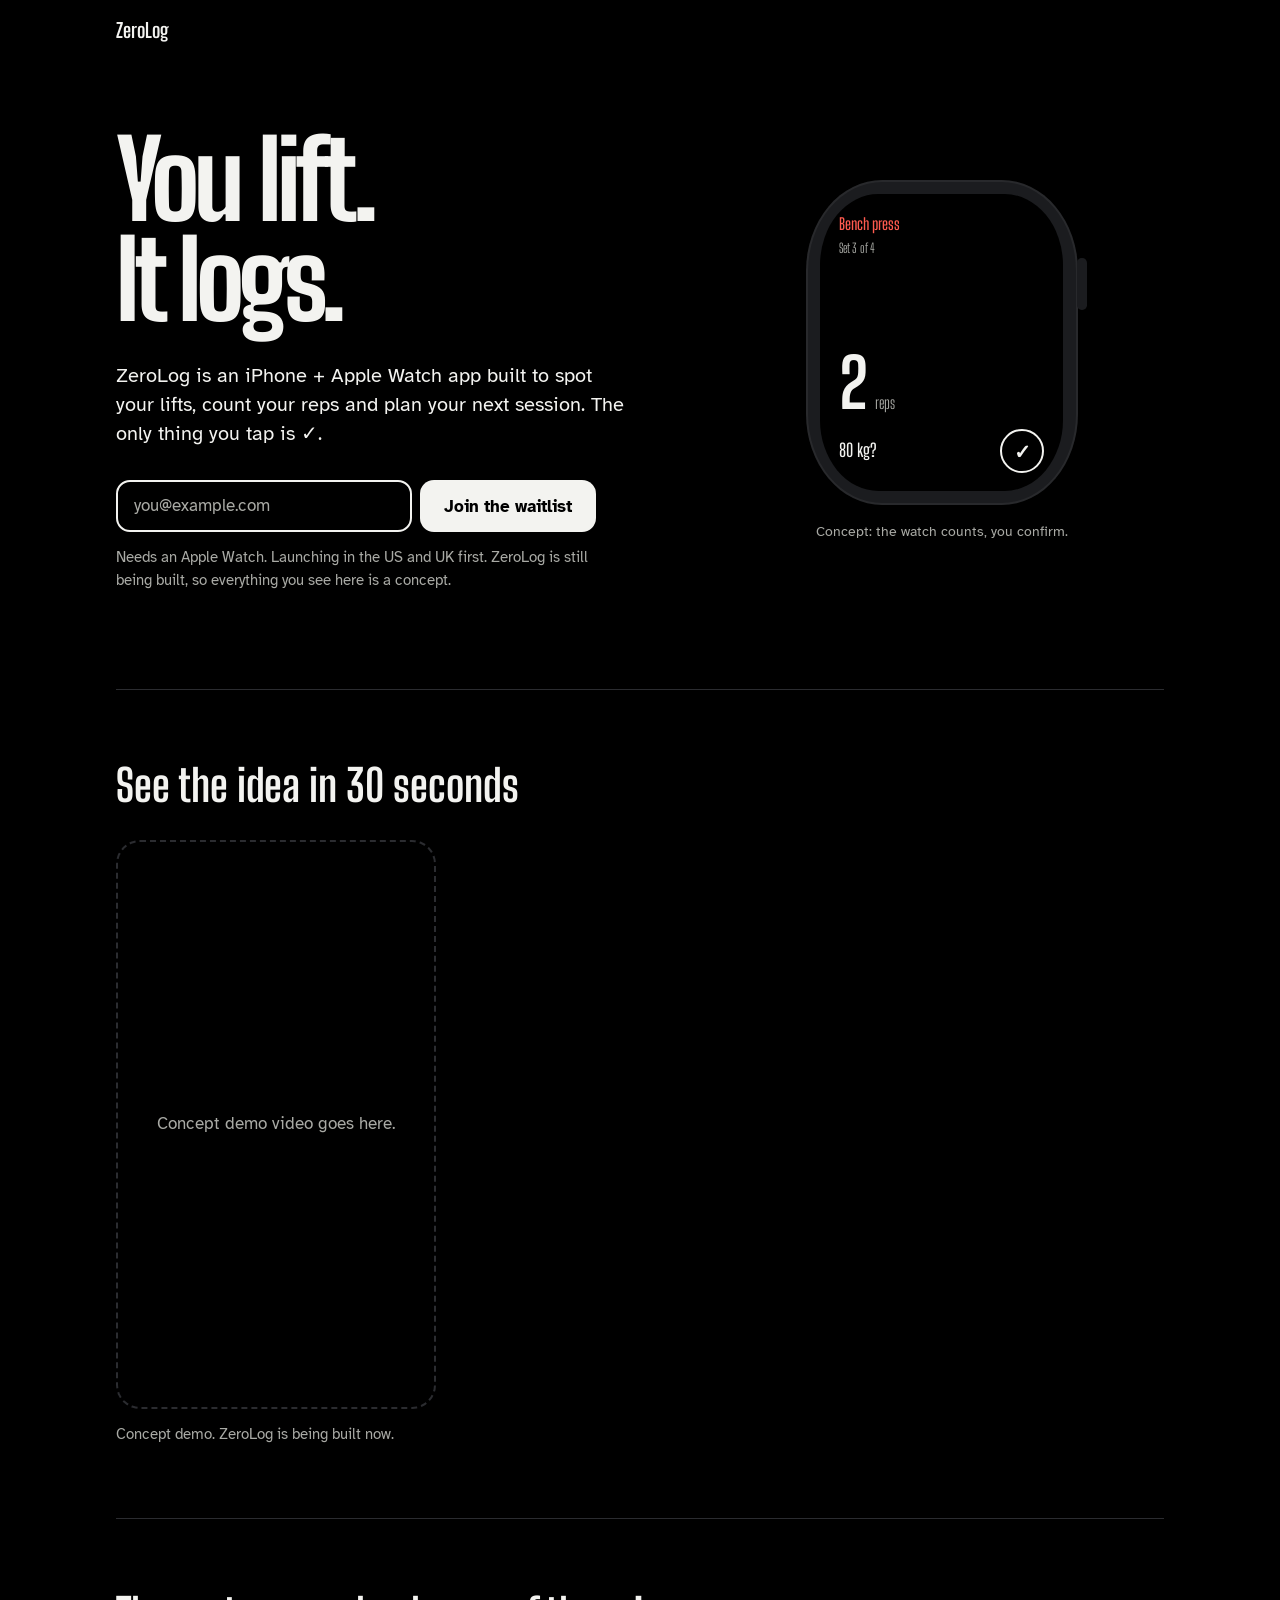
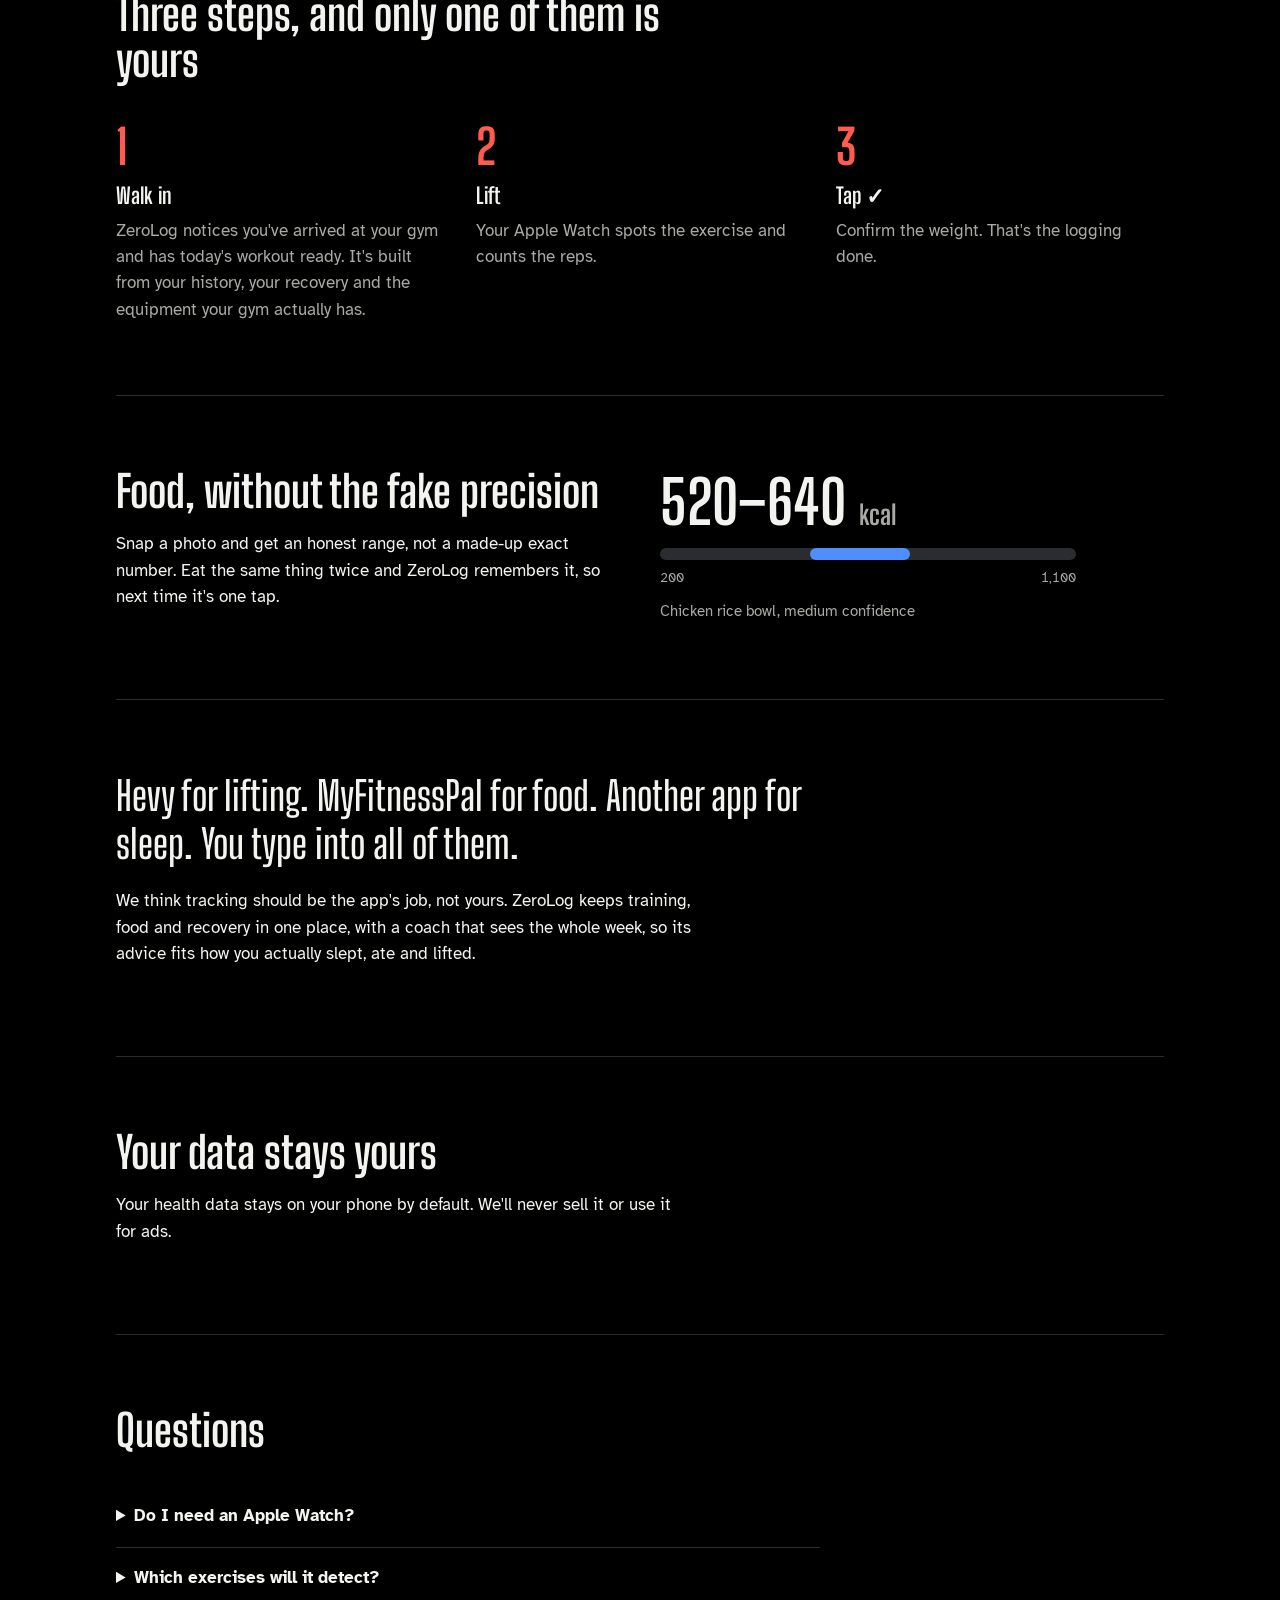
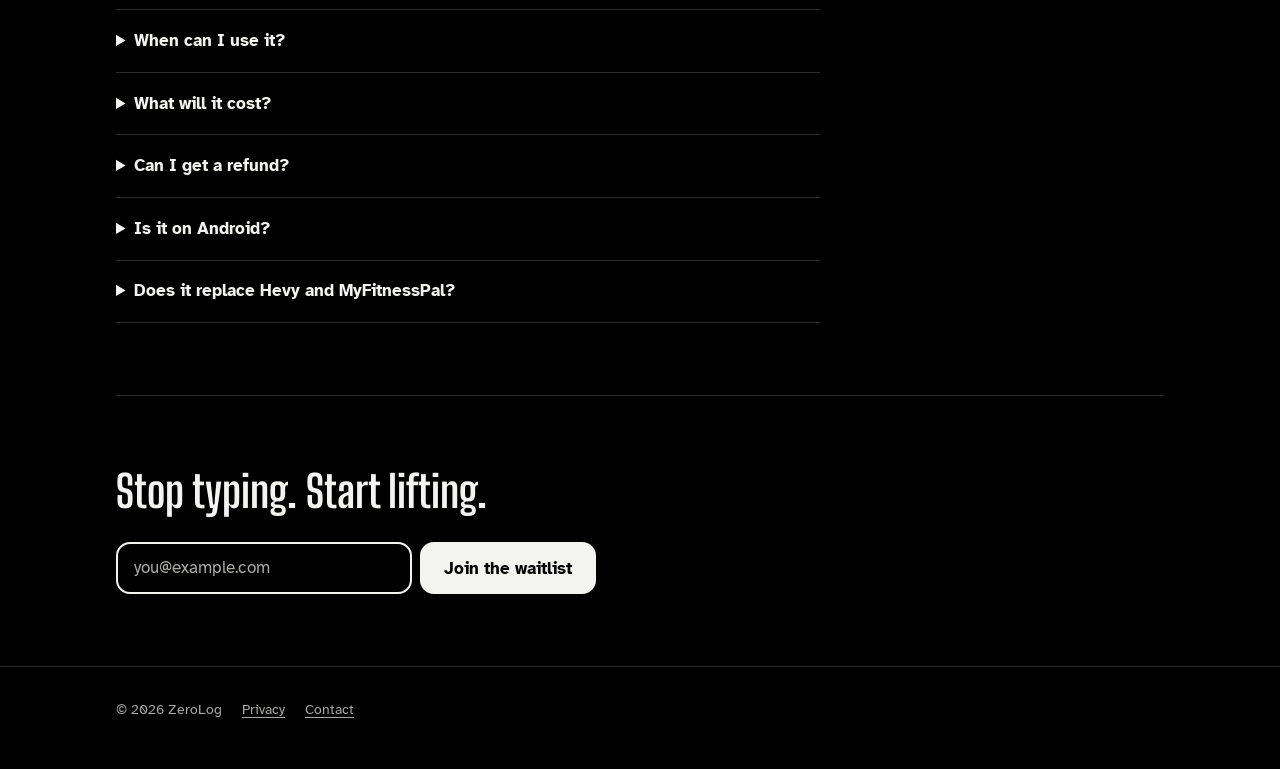
<file: phase0/site/index.html>
<!doctype html>
<html lang="en">
<head>
  <meta charset="utf-8">
  <meta name="viewport" content="width=device-width, initial-scale=1">
  <title>ZeroLog: you lift, it logs</title>
  <meta name="description" content="An iPhone + Apple Watch app built to spot your lifts, count your reps and plan your next session. Join the waitlist.">
  <link rel="icon" href="data:image/svg+xml,%3Csvg xmlns=%22http://www.w3.org/2000/svg%22 viewBox=%220 0 32 32%22%3E%3Crect width=%2232%22 height=%2232%22 rx=%228%22 fill=%22%23000000%22/%3E%3Cpath d=%22M9 16.5l4.5 4.5L23 11.5%22 stroke=%22white%22 stroke-width=%223.5%22 fill=%22none%22 stroke-linecap=%22round%22 stroke-linejoin=%22round%22/%3E%3C/svg%3E">
  <link rel="preconnect" href="https://fonts.googleapis.com">
  <link rel="preconnect" href="https://fonts.gstatic.com" crossorigin>
  <link rel="stylesheet" href="https://fonts.googleapis.com/css2?family=Atkinson+Hyperlegible:wght@400;700&family=Big+Shoulders+Display:wght@800&display=swap">
  <link rel="stylesheet" href="styles.css">
</head>
<body>

<header class="site-header">
  <div class="wrap">
    <a class="logo" href="/">ZeroLog</a>
  </div>
</header>

<main>
  <div class="wrap">

    <!-- Hero -->
    <section class="hero">
      <div>
        <h1>You lift.<br>It logs.</h1>
        <p class="lede">ZeroLog is an iPhone + Apple Watch app built to spot your lifts, count your reps and plan your next session. The only thing you tap is ✓.</p>

        <form class="waitlist" data-waitlist>
          <label for="email-top">Email address</label>
          <input id="email-top" name="email" type="email" autocomplete="email" placeholder="you@example.com" required>
          <button class="button" type="submit">Join the waitlist</button>
        </form>
        <p class="fine">Needs an Apple Watch. Launching in the US and UK first. ZeroLog is still being built, so everything you see here is a concept.</p>
      </div>

      <div class="watch-stage">
        <!-- Starts in its finished state so it still makes sense without JavaScript. -->
        <div class="watch done" aria-hidden="true">
          <div class="screen">
            <p class="w-ex">Bench press</p>
            <p class="w-set">Set 3 of 4</p>
            <p class="w-reps"><span class="w-count" id="rep-count">8</span><span class="w-unit">reps</span></p>
            <div class="w-confirm">
              <p class="w-weight"><span class="w-ask">80 kg?</span><span class="w-logged">Logged</span></p>
              <span class="w-tap">✓</span>
            </div>
          </div>
        </div>
        <p class="watch-caption">Concept: the watch counts, you confirm.</p>
      </div>
    </section>

    <!-- Concept video (add the file before launch, see README.md) -->
    <section class="section" aria-labelledby="demo-title">
      <h2 id="demo-title">See the idea in 30 seconds</h2>
      <div class="video-frame">
        <p>Concept demo video goes here.</p>
      </div>
      <p class="fine">Concept demo. ZeroLog is being built now.</p>
    </section>

    <!-- How it works -->
    <section class="section" aria-labelledby="how-title">
      <h2 id="how-title">Three steps, and only one of them is yours</h2>
      <ol class="steps">
        <li>
          <h3>Walk in</h3>
          <p>ZeroLog notices you've arrived at your gym and has today's workout ready. It's built from your history, your recovery and the equipment your gym actually has.</p>
        </li>
        <li>
          <h3>Lift</h3>
          <p>Your Apple Watch spots the exercise and counts the reps.</p>
        </li>
        <li>
          <h3>Tap ✓</h3>
          <p>Confirm the weight. That's the logging done.</p>
        </li>
      </ol>
    </section>

    <!-- Food -->
    <section class="section" aria-labelledby="food-title">
      <div class="split">
        <div>
          <h2 id="food-title">Food, without the fake precision</h2>
          <p>Snap a photo and get an honest range, not a made-up exact number. Eat the same thing twice and ZeroLog remembers it, so next time it's one tap.</p>
        </div>
        <div class="range" role="img" aria-label="Example estimate: 520 to 640 kilocalories, medium confidence">
          <p class="range-figure">520–640 <span>kcal</span></p>
          <div class="range-track"><div class="range-band"></div></div>
          <div class="range-scale"><span>200</span><span>1,100</span></div>
          <p class="range-note">Chicken rice bowl, medium confidence</p>
        </div>
      </div>
    </section>

    <!-- Why (also carries the coach) -->
    <section class="section" aria-labelledby="why-title">
      <h2 id="why-title" class="statement">Hevy for lifting. MyFitnessPal for food. Another app for sleep. You type into all of them.</h2>
      <p>We think tracking should be the app's job, not yours. ZeroLog keeps training, food and recovery in one place, with a coach that sees the whole week, so its advice fits how you actually slept, ate and lifted.</p>
    </section>

    <!-- Data -->
    <section class="section" aria-labelledby="data-title">
      <h2 id="data-title">Your data stays yours</h2>
      <p>Your health data stays on your phone by default. We'll never sell it or use it for ads.</p>
    </section>

    <!-- FAQ -->
    <section class="section" aria-labelledby="faq-title">
      <h2 id="faq-title">Questions</h2>
      <div class="faq">
        <details>
          <summary>Do I need an Apple Watch?</summary>
          <p>Yes. Automatic rep counting needs the watch on your wrist.</p>
        </details>
        <details>
          <summary>Which exercises will it detect?</summary>
          <p>We're starting with the most common lifts, like bench press, overhead press, rows, curls and pulldowns, and adding more as accuracy improves. You can always confirm or fix a set with one tap.</p>
        </details>
        <details>
          <summary>When can I use it?</summary>
          <p>Founding members get the beta first, planned for summer 2027.</p>
        </details>
        <details>
          <summary>What will it cost?</summary>
          <p>The planned launch price is $59.99 a year, with a monthly option. Founding members pay $49.99 for their first year.</p>
        </details>
        <details>
          <summary>Can I get a refund?</summary>
          <p>Yes. Full refund any time before launch. One email, no questions.</p>
        </details>
        <details>
          <summary>Is it on Android?</summary>
          <p>Not yet. iPhone and Apple Watch come first.</p>
        </details>
        <details>
          <summary>Does it replace Hevy and MyFitnessPal?</summary>
          <p>That's the goal.</p>
        </details>
      </div>
    </section>

    <!-- Closing call to action -->
    <section class="section closing" aria-labelledby="closing-title">
      <h2 id="closing-title">Stop typing. Start lifting.</h2>
      <form class="waitlist" data-waitlist>
        <label for="email-bottom">Email address</label>
        <input id="email-bottom" name="email" type="email" autocomplete="email" placeholder="you@example.com" required>
        <button class="button" type="submit">Join the waitlist</button>
      </form>
    </section>

  </div>
</main>

<footer class="site-footer">
  <div class="wrap">
    <nav>
      <span>© 2026 ZeroLog</span>
      <a href="privacy.html">Privacy</a>
      <a href="mailto:hello@getzerolog.com">Contact</a>
    </nav>
  </div>
</footer>

<script>
  // Waitlist form: LOCAL PREVIEW ONLY. It does not save emails anywhere.
  // On launch day this is replaced with the Kit form (see README.md).
  document.querySelectorAll("form[data-waitlist]").forEach(function (form) {
    form.addEventListener("submit", function (event) {
      event.preventDefault();
      window.location.href = "thanks.html";
    });
  });

  // Watch animation: counts 1 to 8 reps once, then shows the tick.
  // Skipped for people who have reduced motion turned on.
  (function () {
    var watch = document.querySelector(".watch");
    var count = document.getElementById("rep-count");
    if (window.matchMedia("(prefers-reduced-motion: reduce)").matches) return;

    watch.classList.remove("done");
    count.textContent = "0";
    var reps = 0;
    function nextRep() {
      reps += 1;
      count.textContent = String(reps);
      if (reps < 8) setTimeout(nextRep, 600);
      else setTimeout(function () { watch.classList.add("done"); }, 700);
    }
    setTimeout(nextRep, 900);
  })();
</script>

</body>
</html>
</file>
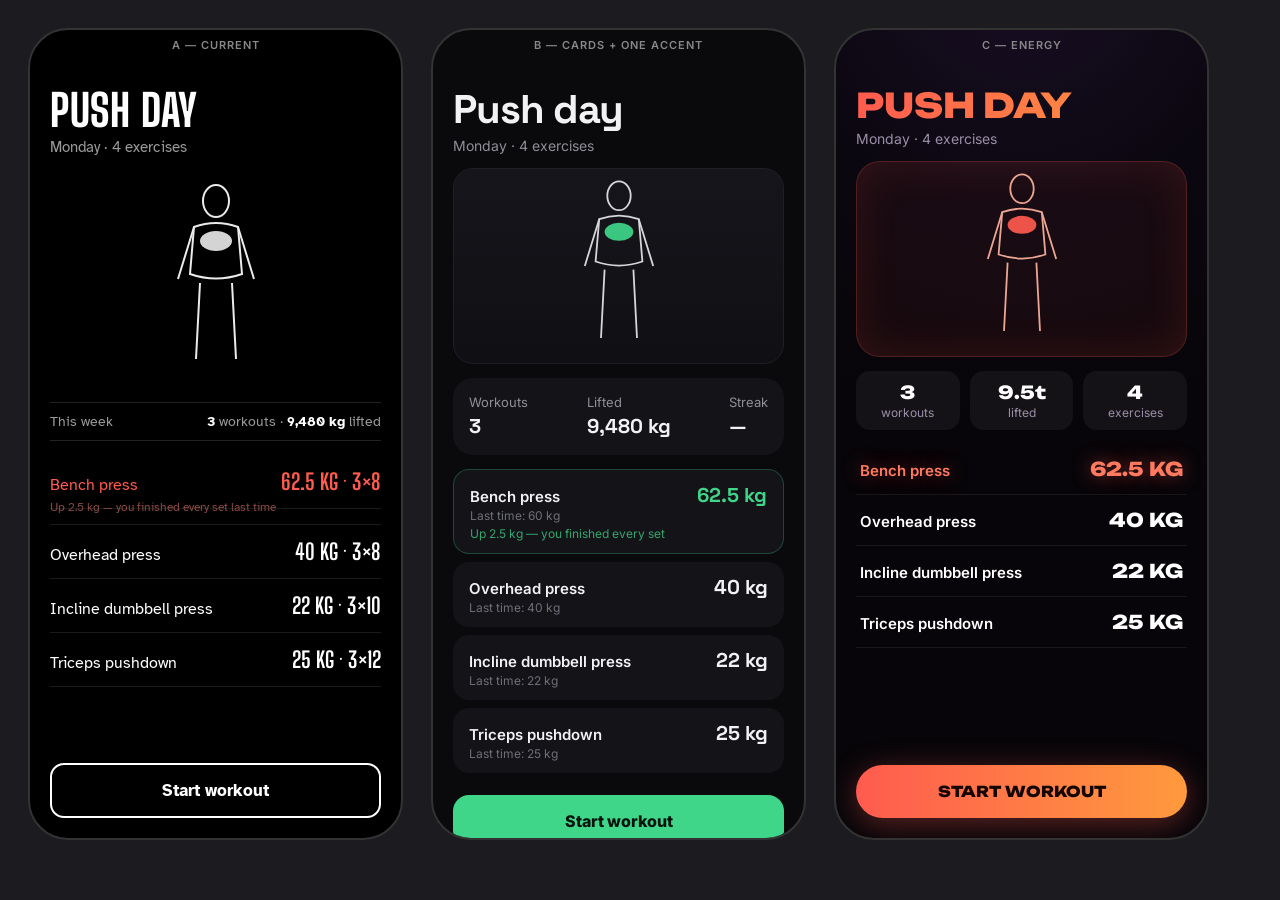
<file: docs/design/directions.html>
<!DOCTYPE html>
<html><head><meta charset="utf-8">
<link href="https://fonts.googleapis.com/css2?family=Big+Shoulders+Display:wght@700;800&family=Atkinson+Hyperlegible:wght@400;700&family=Space+Grotesk:wght@500;700&family=Inter:wght@400;600;800&family=Unbounded:wght@600;800&display=swap" rel="stylesheet">
<style>
* { margin:0; padding:0; box-sizing:border-box; }
body { background:#1c1c20; display:flex; gap:28px; padding:28px; font-family:Inter,sans-serif; }
.phone { width:375px; height:812px; border-radius:40px; overflow:hidden; flex-shrink:0; position:relative; border:2px solid #333; }
.tag { position:absolute; top:8px; left:0; right:0; text-align:center; color:#888; font:600 11px Inter; letter-spacing:1px; z-index:9;}
.scr { height:100%; padding:54px 20px 20px; display:flex; flex-direction:column; gap:14px; }

/* ===== A: current ===== */
.a { background:#000; color:#fff; }
.a .day { font:800 44px "Big Shoulders Display"; letter-spacing:.5px; }
.a .sub { font:400 15px "Atkinson Hyperlegible"; color:#9a9a9a; margin-top:2px;}
.a .hero { height:218px; display:flex; align-items:center; justify-content:center; }
.a .week { font:400 14px "Atkinson Hyperlegible"; color:#9a9a9a; border-top:1px solid #222; border-bottom:1px solid #222; padding:10px 0; display:flex; justify-content:space-between;}
.a .week b { color:#fff; font-weight:700;}
.a .rows { display:flex; flex-direction:column; }
.a .row { display:flex; justify-content:space-between; align-items:baseline; padding:13px 0; border-bottom:1px solid #1a1a1a;}
.a .nm { font:400 16px "Atkinson Hyperlegible"; }
.a .wt { font:700 22px "Big Shoulders Display"; }
.a .chg .nm, .a .chg .wt { color:#FF5B4F; }
.a .why { font:400 12px "Atkinson Hyperlegible"; color:#8a4a44; margin-top:-9px; padding-bottom:10px; border-bottom:1px solid #1a1a1a;}
.a .cta { margin-top:auto; border:2px solid #fff; border-radius:14px; text-align:center; padding:15px; font:700 17px "Atkinson Hyperlegible"; }

/* ===== B: dark cards + accent ===== */
.b { background:#0a0a0d; color:#f2f2f4; }
.b .day { font:800 40px "Space Grotesk"; letter-spacing:-1px;}
.b .sub { font:400 14px Inter; color:#8f8f98; margin-top:2px;}
.b .card { background:#131318; border-radius:20px; padding:16px; }
.b .hero { height:196px; display:flex; align-items:center; justify-content:center; background:linear-gradient(180deg,#15151b,#101014); border:1px solid #1f1f26;}
.b .week { display:flex; justify-content:space-between; font:400 13px Inter; color:#8f8f98;}
.b .week b { display:block; color:#f2f2f4; font:700 20px "Space Grotesk"; margin-top:3px;}
.b .row { display:flex; justify-content:space-between; align-items:baseline; padding:12px 16px; background:#131318; border-radius:16px; margin-bottom:8px;}
.b .nm { font:600 15px Inter; }
.b .last { font:400 12px Inter; color:#6f6f78; display:block; margin-top:2px;}
.b .wt { font:700 20px "Space Grotesk"; }
.b .chg { border:1px solid #3FD68A44; }
.b .chg .wt { color:#3FD68A; }
.b .why { font:400 12px Inter; color:#3FD68A; opacity:.75; margin-top:3px; display:block;}
.b .cta { margin-top:auto; background:#3FD68A; color:#04140c; border-radius:16px; text-align:center; padding:16px; font:800 16px Inter; }

/* ===== C: energy ===== */
.c { background:radial-gradient(120% 60% at 50% -10%, #1a1026 0%, #0b0710 55%, #070509 100%); color:#fff; }
.c .day { font:800 34px Unbounded; background:linear-gradient(90deg,#ff5b4f,#ff9a3d); -webkit-background-clip:text; background-clip:text; color:transparent;}
.c .sub { font:400 14px Inter; color:#9a8fa8; margin-top:4px;}
.c .hero { height:196px; display:flex; align-items:center; justify-content:center; border-radius:24px; background:rgba(255,91,79,.06); border:1px solid rgba(255,91,79,.25); box-shadow:0 0 44px rgba(255,91,79,.12) inset;}
.c .week { display:flex; gap:10px; }
.c .pill { flex:1; text-align:center; background:rgba(255,255,255,.05); border-radius:14px; padding:10px 0; font:400 12px Inter; color:#9a8fa8;}
.c .pill b { display:block; font:800 18px Unbounded; color:#fff; margin-bottom:2px;}
.c .row { display:flex; justify-content:space-between; align-items:baseline; padding:13px 4px; border-bottom:1px solid rgba(255,255,255,.07);}
.c .nm { font:600 15px Inter; }
.c .wt { font:800 19px Unbounded; }
.c .chg .wt, .c .chg .nm { color:#ff7a5e; text-shadow:0 0 18px rgba(255,91,79,.5);}
.c .cta { margin-top:auto; background:linear-gradient(90deg,#ff5b4f,#ff9a3d); border-radius:999px; text-align:center; padding:17px; font:800 15px Unbounded; color:#140503; box-shadow:0 6px 30px rgba(255,91,79,.35);}

svg.body { opacity:.92; }
</style></head><body>

<div class="phone a"><div class="tag">A — CURRENT</div><div class="scr">
  <div><div class="day">PUSH DAY</div><div class="sub">Monday · 4 exercises</div></div>
  <div class="hero"><svg class="body" width="120" height="200" viewBox="0 0 120 200"><g fill="none" stroke="#fff" stroke-width="2"><ellipse cx="60" cy="22" rx="13" ry="16"/><path d="M38 48 Q60 40 82 48 L86 95 Q60 104 34 95 Z"/><path d="M38 48 L22 100 M82 48 L98 100"/><path d="M44 104 L40 180 M76 104 L80 180"/></g><ellipse cx="60" cy="62" rx="16" ry="10" fill="#fff" opacity=".9"/></svg></div>
  <div class="week"><span>This week</span><span><b>3</b> workouts · <b>9,480 kg</b> lifted</span></div>
  <div class="rows">
    <div class="row chg"><span class="nm">Bench press</span><span class="wt">62.5 KG · 3×8</span></div>
    <div class="why">Up 2.5 kg — you finished every set last time</div>
    <div class="row"><span class="nm">Overhead press</span><span class="wt">40 KG · 3×8</span></div>
    <div class="row"><span class="nm">Incline dumbbell press</span><span class="wt">22 KG · 3×10</span></div>
    <div class="row"><span class="nm">Triceps pushdown</span><span class="wt">25 KG · 3×12</span></div>
  </div>
  <div class="cta">Start workout</div>
</div></div>

<div class="phone b"><div class="tag">B — CARDS + ONE ACCENT</div><div class="scr">
  <div><div class="day">Push day</div><div class="sub">Monday · 4 exercises</div></div>
  <div class="card hero"><svg class="body" width="112" height="180" viewBox="0 0 120 200"><g fill="none" stroke="#e8e8ec" stroke-width="2"><ellipse cx="60" cy="22" rx="13" ry="16"/><path d="M38 48 Q60 40 82 48 L86 95 Q60 104 34 95 Z"/><path d="M38 48 L22 100 M82 48 L98 100"/><path d="M44 104 L40 180 M76 104 L80 180"/></g><ellipse cx="60" cy="62" rx="16" ry="10" fill="#3FD68A"/></svg></div>
  <div class="card week"><span>Workouts<b>3</b></span><span>Lifted<b>9,480 kg</b></span><span>Streak<b>—</b></span></div>
  <div>
    <div class="row chg"><span><span class="nm">Bench press</span><span class="last">Last time: 60 kg</span><span class="why">Up 2.5 kg — you finished every set</span></span><span class="wt">62.5 kg</span></div>
    <div class="row"><span><span class="nm">Overhead press</span><span class="last">Last time: 40 kg</span></span><span class="wt">40 kg</span></div>
    <div class="row"><span><span class="nm">Incline dumbbell press</span><span class="last">Last time: 22 kg</span></span><span class="wt">22 kg</span></div>
    <div class="row"><span><span class="nm">Triceps pushdown</span><span class="last">Last time: 25 kg</span></span><span class="wt">25 kg</span></div>
  </div>
  <div class="cta">Start workout</div>
</div></div>

<div class="phone c"><div class="tag">C — ENERGY</div><div class="scr">
  <div><div class="day">PUSH DAY</div><div class="sub">Monday · 4 exercises</div></div>
  <div class="hero"><svg class="body" width="112" height="180" viewBox="0 0 120 200"><g fill="none" stroke="#ffb49f" stroke-width="2"><ellipse cx="60" cy="22" rx="13" ry="16"/><path d="M38 48 Q60 40 82 48 L86 95 Q60 104 34 95 Z"/><path d="M38 48 L22 100 M82 48 L98 100"/><path d="M44 104 L40 180 M76 104 L80 180"/></g><ellipse cx="60" cy="62" rx="16" ry="10" fill="#ff5b4f"/></svg></div>
  <div class="week"><div class="pill"><b>3</b>workouts</div><div class="pill"><b>9.5t</b>lifted</div><div class="pill"><b>4</b>exercises</div></div>
  <div>
    <div class="row chg"><span class="nm">Bench press</span><span class="wt">62.5 KG</span></div>
    <div class="row"><span class="nm">Overhead press</span><span class="wt">40 KG</span></div>
    <div class="row"><span class="nm">Incline dumbbell press</span><span class="wt">22 KG</span></div>
    <div class="row"><span class="nm">Triceps pushdown</span><span class="wt">25 KG</span></div>
  </div>
  <div class="cta">START WORKOUT</div>
</div></div>

</body></html>
</file>
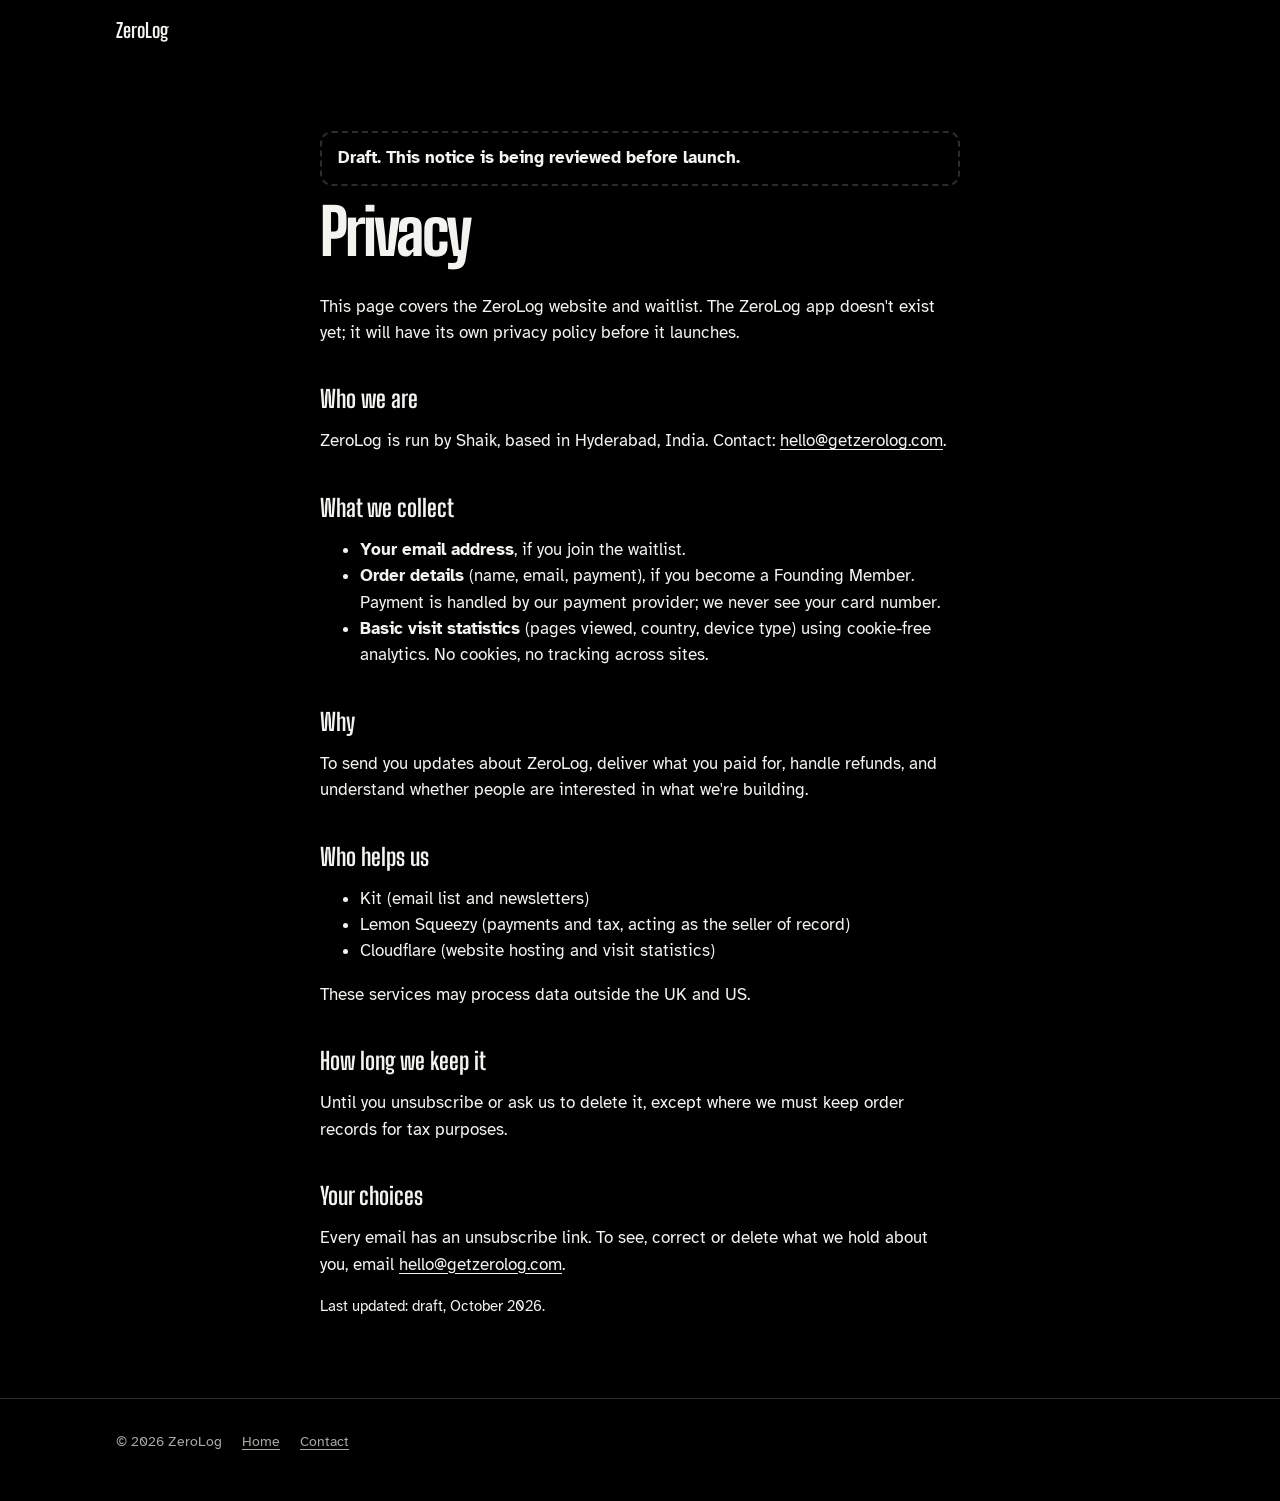
<file: phase0/site/privacy.html>
<!doctype html>
<html lang="en">
<head>
  <meta charset="utf-8">
  <meta name="viewport" content="width=device-width, initial-scale=1">
  <title>Privacy: ZeroLog</title>
  <link rel="icon" href="data:image/svg+xml,%3Csvg xmlns=%22http://www.w3.org/2000/svg%22 viewBox=%220 0 32 32%22%3E%3Crect width=%2232%22 height=%2232%22 rx=%228%22 fill=%22%23000000%22/%3E%3Cpath d=%22M9 16.5l4.5 4.5L23 11.5%22 stroke=%22white%22 stroke-width=%223.5%22 fill=%22none%22 stroke-linecap=%22round%22 stroke-linejoin=%22round%22/%3E%3C/svg%3E">
  <link rel="preconnect" href="https://fonts.googleapis.com">
  <link rel="preconnect" href="https://fonts.gstatic.com" crossorigin>
  <link rel="stylesheet" href="https://fonts.googleapis.com/css2?family=Atkinson+Hyperlegible:wght@400;700&family=Big+Shoulders+Display:wght@800&display=swap">
  <link rel="stylesheet" href="styles.css">
</head>
<body>

<header class="site-header">
  <div class="wrap">
    <a class="logo" href="/">ZeroLog</a>
  </div>
</header>

<main>
  <div class="wrap narrow prose">
    <!-- DRAFT: remove this banner only after the notice has been reviewed. -->
    <p class="draft-banner">Draft. This notice is being reviewed before launch.</p>

    <h1>Privacy</h1>
    <p>This page covers the ZeroLog website and waitlist. The ZeroLog app doesn't exist yet; it will have its own privacy policy before it launches.</p>

    <h2>Who we are</h2>
    <p>ZeroLog is run by Shaik, based in Hyderabad, India. Contact: <a href="mailto:hello@getzerolog.com">hello@getzerolog.com</a>.</p>

    <h2>What we collect</h2>
    <ul>
      <li><strong>Your email address</strong>, if you join the waitlist.</li>
      <li><strong>Order details</strong> (name, email, payment), if you become a Founding Member. Payment is handled by our payment provider; we never see your card number.</li>
      <li><strong>Basic visit statistics</strong> (pages viewed, country, device type) using cookie-free analytics. No cookies, no tracking across sites.</li>
    </ul>

    <h2>Why</h2>
    <p>To send you updates about ZeroLog, deliver what you paid for, handle refunds, and understand whether people are interested in what we're building.</p>

    <h2>Who helps us</h2>
    <ul>
      <li>Kit (email list and newsletters)</li>
      <li>Lemon Squeezy (payments and tax, acting as the seller of record)</li>
      <li>Cloudflare (website hosting and visit statistics)</li>
    </ul>
    <p>These services may process data outside the UK and US.</p>

    <h2>How long we keep it</h2>
    <p>Until you unsubscribe or ask us to delete it, except where we must keep order records for tax purposes.</p>

    <h2>Your choices</h2>
    <p>Every email has an unsubscribe link. To see, correct or delete what we hold about you, email <a href="mailto:hello@getzerolog.com">hello@getzerolog.com</a>.</p>

    <p class="fine">Last updated: draft, October 2026.</p>
  </div>
</main>

<footer class="site-footer">
  <div class="wrap">
    <nav>
      <span>© 2026 ZeroLog</span>
      <a href="/">Home</a>
      <a href="mailto:hello@getzerolog.com">Contact</a>
    </nav>
  </div>
</footer>

</body>
</html>
</file>
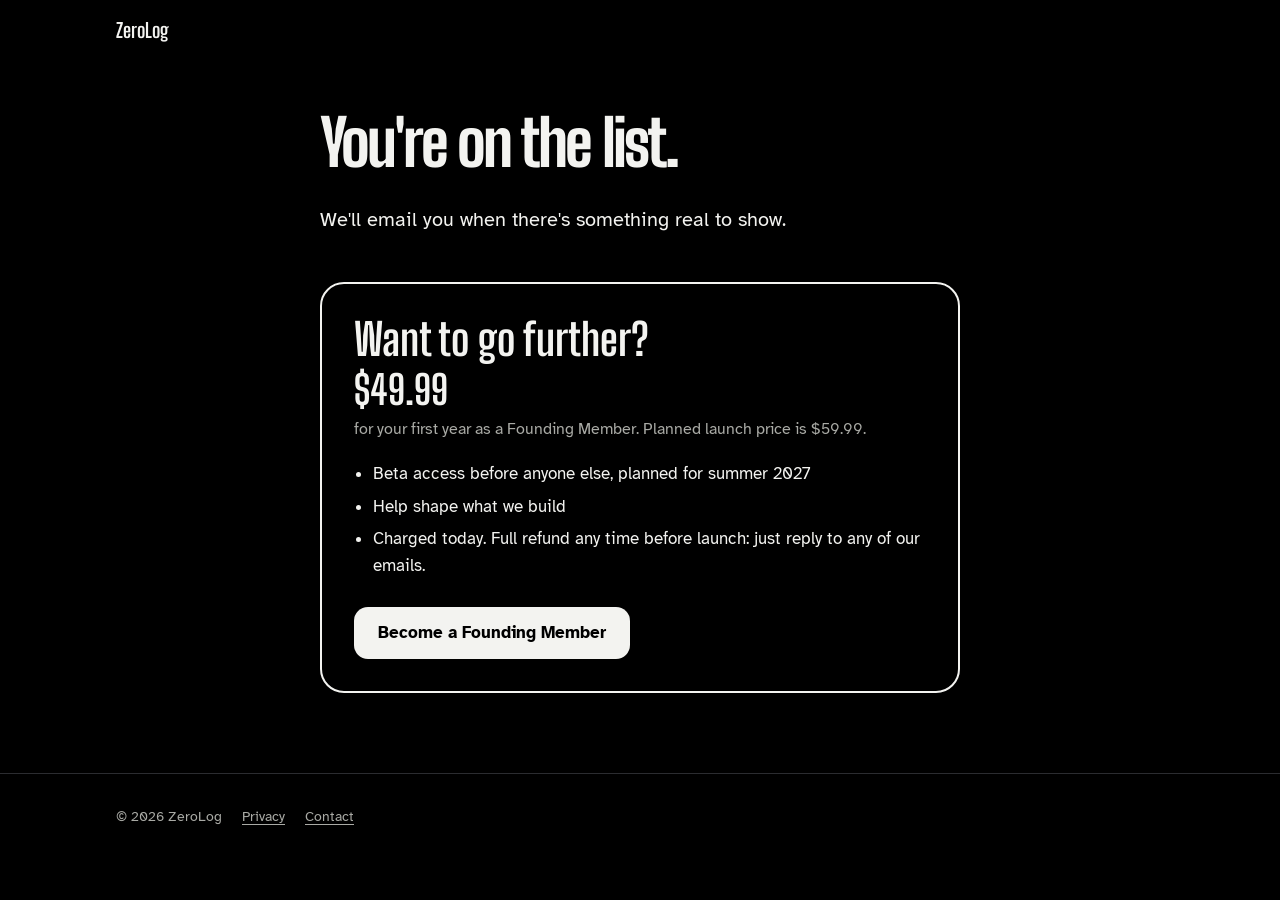
<file: phase0/site/thanks.html>
<!doctype html>
<html lang="en">
<head>
  <meta charset="utf-8">
  <meta name="viewport" content="width=device-width, initial-scale=1">
  <title>You're on the list: ZeroLog</title>
  <meta name="robots" content="noindex">
  <link rel="icon" href="data:image/svg+xml,%3Csvg xmlns=%22http://www.w3.org/2000/svg%22 viewBox=%220 0 32 32%22%3E%3Crect width=%2232%22 height=%2232%22 rx=%228%22 fill=%22%23000000%22/%3E%3Cpath d=%22M9 16.5l4.5 4.5L23 11.5%22 stroke=%22white%22 stroke-width=%223.5%22 fill=%22none%22 stroke-linecap=%22round%22 stroke-linejoin=%22round%22/%3E%3C/svg%3E">
  <link rel="preconnect" href="https://fonts.googleapis.com">
  <link rel="preconnect" href="https://fonts.gstatic.com" crossorigin>
  <link rel="stylesheet" href="https://fonts.googleapis.com/css2?family=Atkinson+Hyperlegible:wght@400;700&family=Big+Shoulders+Display:wght@800&display=swap">
  <link rel="stylesheet" href="styles.css">
</head>
<body>

<header class="site-header">
  <div class="wrap">
    <a class="logo" href="/">ZeroLog</a>
  </div>
</header>

<main>
  <div class="wrap narrow">
    <h1>You're on the list.</h1>
    <p class="lede">We'll email you when there's something real to show.</p>

    <section class="offer" aria-labelledby="offer-title">
      <h2 id="offer-title">Want to go further?</h2>
      <p class="price">$49.99 <span>for your first year as a Founding Member. Planned launch price is $59.99.</span></p>
      <ul>
        <li>Beta access before anyone else, planned for summer 2027</li>
        <li>Help shape what we build</li>
        <li>Charged today. Full refund any time before launch: just reply to any of our emails.</li>
      </ul>
      <!-- Replace href with the Lemon Squeezy checkout link on launch day (see README.md). -->
      <a class="button" href="#" data-checkout>Become a Founding Member</a>
    </section>
  </div>
</main>

<footer class="site-footer">
  <div class="wrap">
    <nav>
      <span>© 2026 ZeroLog</span>
      <a href="privacy.html">Privacy</a>
      <a href="mailto:hello@getzerolog.com">Contact</a>
    </nav>
  </div>
</footer>

</body>
</html>
</file>
<file: phase0/site/styles.css>
/* ZeroLog landing page styles.
   Same look as the app: true black, white text and buttons, data colours from competition
   weight plates (red = workouts, blue = food), Big Shoulders Display for big type and numbers,
   Atkinson Hyperlegible for everything else. */

:root {
  --chalk: #000000;      /* page */
  --surface: #111214;    /* panels */
  --graphite: #f3f3f0;   /* text, primary buttons */
  --steel: #a9aaa5;      /* supporting text */
  --rule: #2b2c30;       /* hairlines, empty tracks */
  --plate: #ff5b4f;      /* red plate: workouts */
  --food: #4e8eff;       /* blue plate: food */
  --done: #3fd68a;       /* green plate: done */
  --watch-body: #1b1c1f;
  --watch-screen: #000000;

  --display: "Big Shoulders Display", "Arial Narrow", sans-serif;
  --text: "Atkinson Hyperlegible", system-ui, sans-serif;

  color-scheme: dark;
}

* { box-sizing: border-box; }

html { -webkit-text-size-adjust: 100%; }

body {
  margin: 0;
  background: var(--chalk);
  color: var(--graphite);
  font: 400 1.0625rem/1.55 var(--text);
}

a { color: inherit; text-underline-offset: 0.2em; }

:focus-visible {
  outline: 3px solid var(--graphite);
  outline-offset: 3px;
  border-radius: 4px;
}

.wrap {
  width: 100%;
  max-width: 68rem;
  margin: 0 auto;
  padding: 0 1.25rem;
}

/* ---------- Header ---------- */

.site-header { padding: 1.25rem 0; }

.logo {
  font: 700 1.25rem/1 var(--display);
  letter-spacing: 0;
  text-decoration: none;
}

/* ---------- Hero ---------- */

.hero {
  display: grid;
  gap: 3rem;
  align-items: center;
  padding: 2.5rem 0 4.5rem;
}

@media (min-width: 52rem) {
  .hero { grid-template-columns: 1.25fr 1fr; padding: 4rem 0 6rem; }
}

h1 {
  margin: 0 0 2rem;
  font: 800 clamp(3.25rem, 10vw, 6.75rem)/0.92 var(--display);
  letter-spacing: -0.045em;
}

.lede {
  max-width: 32rem;
  margin: 0 0 2rem;
  font-size: 1.25rem;
  line-height: 1.45;
}

.fine {
  max-width: 30rem;
  margin: 0.875rem 0 0;
  color: var(--steel);
  font-size: 0.9375rem;
}

/* ---------- Waitlist form ---------- */

.waitlist {
  display: flex;
  flex-wrap: wrap;
  gap: 0.5rem;
  max-width: 30rem;
}

.waitlist label {
  position: absolute;
  width: 1px; height: 1px;
  overflow: hidden;
  clip: rect(0 0 0 0);
}

.waitlist input {
  flex: 1 1 14rem;
  min-height: 3.25rem;
  padding: 0 1rem;
  border: 2px solid var(--graphite);
  border-radius: 14px;
  background: transparent;
  color: inherit;
  font: inherit;
}

.waitlist input::placeholder { color: var(--steel); }

.button {
  display: inline-flex;
  align-items: center;
  justify-content: center;
  min-height: 3.25rem;
  padding: 0 1.5rem;
  border: 0;
  border-radius: 14px;
  background: var(--graphite);
  color: var(--chalk);
  font: 700 1.0625rem/1 var(--text);
  text-decoration: none;
  cursor: pointer;
}

.button:hover { filter: brightness(1.08); }

/* ---------- Watch (the one animated moment) ---------- */

.watch-stage {
  display: flex;
  flex-direction: column;
  align-items: center;
  gap: 1rem;
}

.watch {
  position: relative;
  width: min(17rem, 72vw);
  aspect-ratio: 41 / 49;
  padding: 0.9rem;
  border-radius: 28%;
  background: var(--watch-body);
  box-shadow: inset 0 0 0 2px rgba(255, 255, 255, 0.06);
}

/* Digital crown */
.watch::after {
  content: "";
  position: absolute;
  right: -0.55rem;
  top: 24%;
  width: 0.6rem;
  height: 16%;
  border-radius: 0.3rem;
  background: var(--watch-body);
}

.screen {
  display: flex;
  flex-direction: column;
  height: 100%;
  padding: 1.1rem 1.2rem;
  border-radius: 24%;
  background: var(--watch-screen);
  color: var(--graphite);
  font-family: var(--display);
}

.w-ex {
  margin: 0;
  color: var(--plate);
  font-size: 1rem;
  font-weight: 600;
}

.w-set {
  margin: 0.1rem 0 0;
  color: var(--steel);
  font-size: 0.8125rem;
}

.w-reps {
  display: flex;
  align-items: baseline;
  gap: 0.4rem;
  margin: auto 0 0;
  font-variant-numeric: tabular-nums;
}

.w-count {
  font-size: 4.25rem;
  font-weight: 700;
  line-height: 1;
  letter-spacing: 0;
}

.w-unit { color: var(--steel); font-size: 1rem; }

.w-confirm {
  display: flex;
  align-items: center;
  justify-content: space-between;
  margin-top: 0.75rem;
}

.w-weight { margin: 0; font-size: 1.125rem; font-weight: 600; }

.w-tap {
  display: grid;
  place-items: center;
  width: 2.75rem;
  height: 2.75rem;
  border: 2px solid var(--graphite);
  border-radius: 50%;
  color: var(--graphite);
  font-size: 1.25rem;
  font-weight: 700;
  transition: background-color 200ms ease, color 200ms ease, transform 200ms ease;
}

.watch.done .w-tap {
  background: var(--done);
  border-color: var(--done);
  color: #000000;
  transform: scale(1.08);
}

.w-logged { display: none; }
.watch.done .w-logged { display: inline; }
.watch.done .w-ask { display: none; }

.watch-caption {
  margin: 0;
  color: var(--steel);
  font-size: 0.875rem;
  text-align: center;
}

/* ---------- Sections ---------- */

.section {
  padding: 4.5rem 0;
  border-top: 1px solid var(--rule);
}

h2 {
  max-width: 36rem;
  margin: 0 0 1rem;
  font: 700 clamp(1.875rem, 4.5vw, 2.75rem)/1.05 var(--display);
  letter-spacing: 0;
}

.section p { max-width: 36rem; }

/* Concept video: vertical, same format as the short-form posts */
.video-frame {
  display: grid;
  place-items: center;
  width: min(20rem, 100%);
  aspect-ratio: 9 / 16;
  margin-top: 2rem;
  border: 2px dashed var(--rule);
  border-radius: 1.5rem;
  color: var(--steel);
}

.video-frame video {
  width: 100%;
  height: 100%;
  border-radius: inherit;
  object-fit: cover;
}

/* How it works: a real sequence, so it is numbered */
.steps {
  display: grid;
  gap: 2.5rem;
  margin: 2.5rem 0 0;
  padding: 0;
  list-style: none;
  counter-reset: step;
}

@media (min-width: 46rem) {
  .steps { grid-template-columns: repeat(3, 1fr); gap: 2rem; }
}

.steps li { counter-increment: step; }

.steps li::before {
  content: counter(step);
  display: block;
  margin-bottom: 0.75rem;
  color: var(--plate);
  font: 700 3rem/1 var(--display);
}

.steps h3 {
  margin: 0 0 0.5rem;
  font: 700 1.375rem/1.2 var(--display);
}

.steps p { margin: 0; color: var(--steel); }

/* Food: the calorie range, drawn as a range */
.split {
  display: grid;
  gap: 2.5rem;
  align-items: center;
}

@media (min-width: 52rem) {
  .split { grid-template-columns: 1fr 1fr; }
}

.range { max-width: 26rem; }

.range-figure {
  margin: 0 0 1rem;
  font: 700 clamp(2.5rem, 7vw, 3.75rem)/1 var(--display);
  letter-spacing: 0;
  font-variant-numeric: tabular-nums;
}

.range-figure span { color: var(--steel); font-size: 0.45em; letter-spacing: 0; }

.range-track {
  position: relative;
  height: 0.75rem;
  border-radius: 999px;
  background: var(--rule);
}

.range-band {
  position: absolute;
  left: 36%;
  width: 24%;
  height: 100%;
  border-radius: 999px;
  background: var(--food);
}

.range-scale {
  display: flex;
  justify-content: space-between;
  margin-top: 0.5rem;
  color: var(--steel);
  font-size: 0.8125rem;
  font-variant-numeric: tabular-nums;
}

.range-note { margin: 0.75rem 0 0; color: var(--steel); font-size: 0.9375rem; }

/* Why: one big statement */
.statement {
  max-width: 44rem;
  margin: 0 0 1.25rem;
  font: 600 clamp(1.625rem, 4vw, 2.5rem)/1.2 var(--display);
  letter-spacing: 0;
}

/* FAQ */
.faq { max-width: 44rem; margin-top: 2rem; }

.faq details { border-bottom: 1px solid var(--rule); }

.faq summary {
  padding: 1.1rem 0;
  font-weight: 600;
  cursor: pointer;
}

.faq details p { margin: 0 0 1.25rem; color: var(--steel); }

/* Closing call to action */
.closing { text-align: left; }
.closing .waitlist { margin-top: 1.75rem; }

/* Footer */
.site-footer {
  padding: 2rem 0 3rem;
  border-top: 1px solid var(--rule);
  color: var(--steel);
  font-size: 0.875rem;
}

.site-footer nav { display: flex; flex-wrap: wrap; gap: 1.25rem; }

/* Thank-you + privacy pages */
/* Only top/bottom padding here, so the side gutter from .wrap survives */
.narrow { max-width: 42.5rem; padding-top: 3rem; padding-bottom: 5rem; }

.narrow h1 { font-size: clamp(2.5rem, 8vw, 4rem); }

.offer {
  margin-top: 3rem;
  padding: clamp(1.25rem, 5vw, 2rem);
  border: 2px solid var(--graphite);
  border-radius: 1.5rem;
}

.offer h2 { margin-bottom: 0.5rem; }

.price {
  margin: 0 0 1.25rem;
  font: 700 2.5rem/1 var(--display);
  letter-spacing: 0;
}

.price span { display: block; margin-top: 0.5rem; color: var(--steel); font: 400 1rem/1.4 var(--text); letter-spacing: 0; }

.offer ul { margin: 0 0 1.75rem; padding-left: 1.2rem; }
.offer li { margin-bottom: 0.4rem; }

.prose h2 { font-size: 1.5rem; margin-top: 2.5rem; }
.prose p, .prose li { color: var(--graphite); }

.draft-banner {
  padding: 0.75rem 1rem;
  border: 2px dashed var(--rule);
  border-radius: 0.75rem;
  font-weight: 600;
}

@media (prefers-reduced-motion: reduce) {
  * { transition: none !important; }
}
</file>
